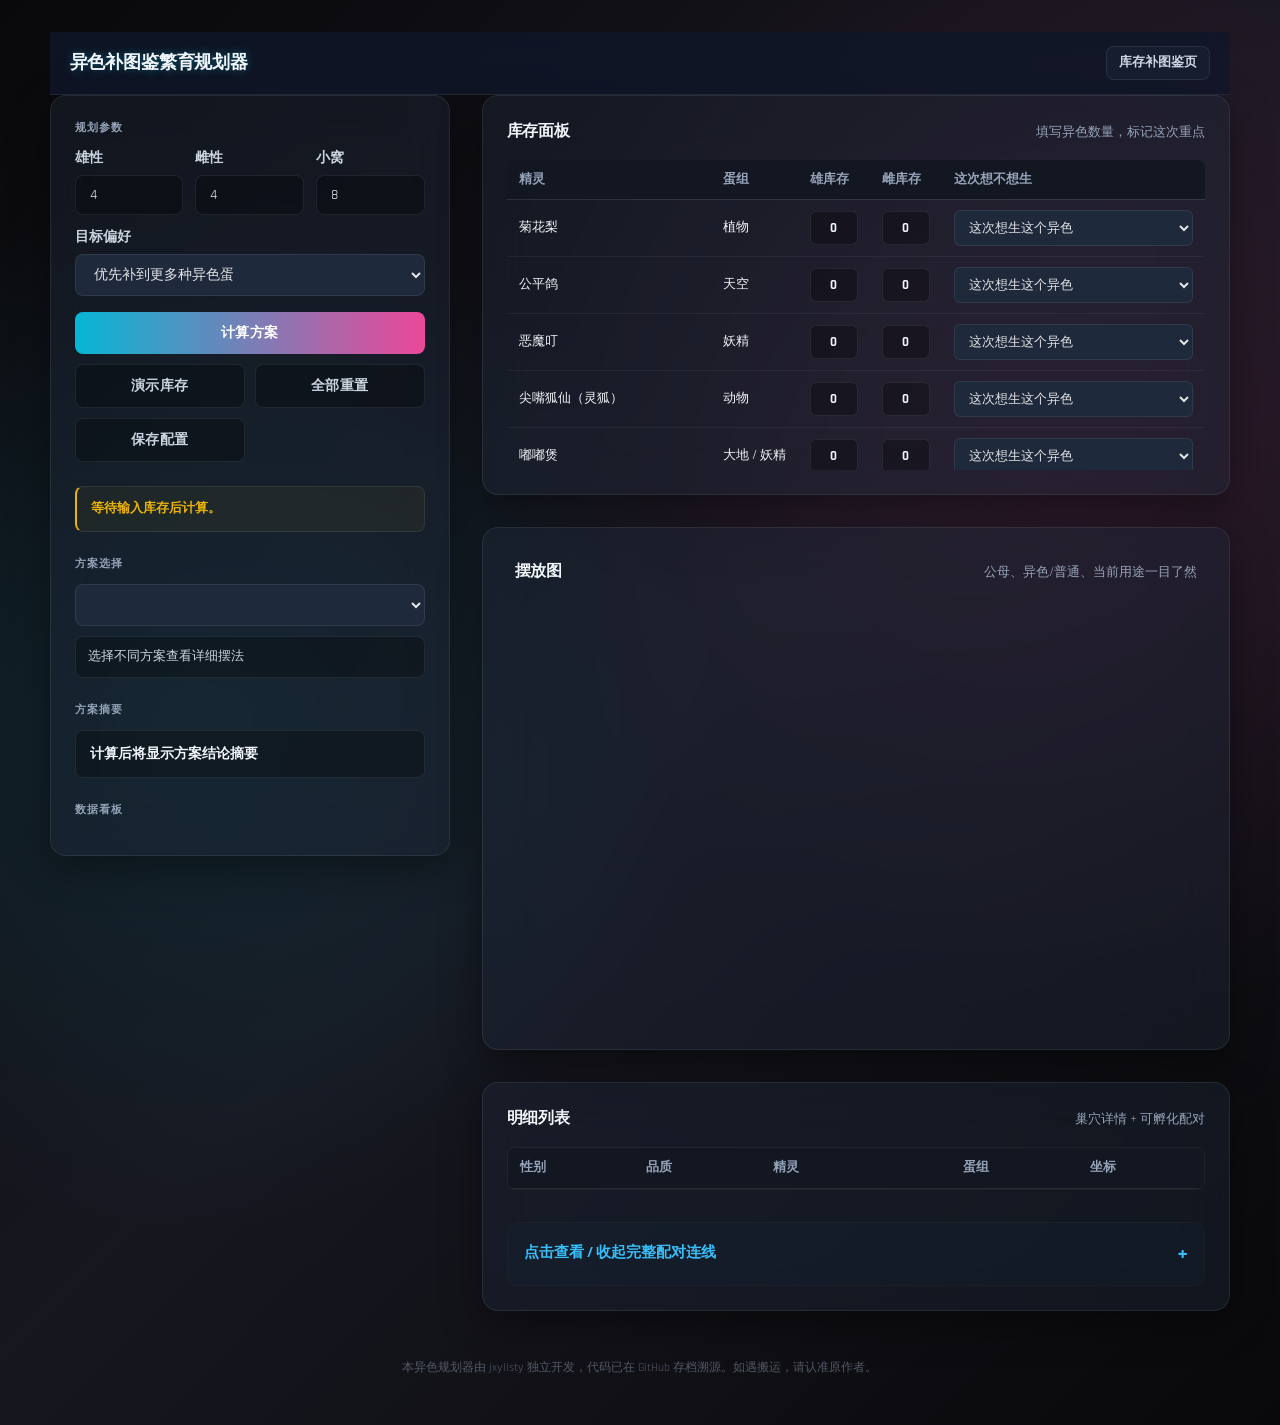
<file: index.html>
<!doctype html>
<html lang="zh-CN">
<head>
  <meta charset="utf-8">
  <meta name="viewport" content="width=device-width, initial-scale=1">
  <title>洛克王国：世界 异色补图鉴繁育规划器</title>
  <link rel="stylesheet" href="./roco_shiny_breeding_planner.css">
</head>
<body>
  <div id="loadingOverlay" class="loading-overlay">
    <div class="loading-content">
      <div class="loading-title">正在计算方案</div>
      <div id="progressPanel" class="progress-panel">
        <div class="progress-bar"><span id="progressFill" class="progress-fill"></span></div>
        <div id="progressMeta" class="progress-meta">等待计算。</div>
      </div>
      <div class="loading-copyright">© 2026 jxylisty 独立开发</div>
    </div>
  </div>
  <div class="shell">
    <section class="hero">
      <div class="hero-content">
        <h1>异色补图鉴繁育规划器</h1>
        <p>输入异色公母库存，智能推荐最优摆窝方案，助你快速补全图鉴。</p>
      </div>
      <div class="hero-links">
        <a href="./roco_shiny_breeding_planner.html">库存补图鉴页</a>
      </div>
    </section>

    <div class="layout">
      <aside class="sidebar">
        <div class="card">
          <p class="section-title">规划参数</p>
          <div class="triple">
            <div class="field">
              <label for="maleCount">雄性</label>
              <input id="maleCount" type="number" min="0" max="20" value="4">
            </div>
            <div class="field">
              <label for="femaleCount">雌性</label>
              <input id="femaleCount" type="number" min="0" max="20" value="4">
            </div>
            <div class="field">
              <label for="nestCount">小窝</label>
              <input id="nestCount" type="number" min="1" max="20" value="8">
            </div>
          </div>
          <div class="field" style="margin-top: 12px;">
            <label for="targetPriority">目标偏好</label>
            <select id="targetPriority">
              <option value="variety">优先补到更多种异色蛋</option>
              <option value="wanted">优先异色蛋总数更多</option>
              <option value="probability">优先异色产出概率</option>
            </select>
          </div>
          <div class="button-row">
            <button id="solveButton" class="primary" type="button">计算方案</button>
            <button id="presetButton" class="secondary" type="button">演示库存</button>
            <button id="missingAllButton" class="secondary" type="button">全部重置</button>
            <button id="saveButton" class="secondary" type="button">保存配置</button>
          </div>
        </div>

        <div class="card">
          <div id="status" class="status warn">等待输入库存后计算。</div>
        </div>

        <div class="card">
          <p class="section-title">方案选择</p>
          <div class="solution-picker">
            <div class="field">
              <select id="solutionSelect"></select>
            </div>
            <div class="solution-note" id="solutionNote">
              选择不同方案查看详细摆法
            </div>
          </div>
        </div>

        <div class="card">
          <p class="section-title">方案摘要</p>
          <section class="overview" id="overview">
            <strong>计算后将显示方案结论摘要</strong>
          </section>
        </div>

        <div class="card">
          <p class="section-title">数据看板</p>
          <section class="stats-grid" id="stats"></section>
        </div>
      </aside>

      <main class="main-content">
        <div class="inventory-card">
          <div class="card-inner">
            <div class="block-head">
              <h2>库存面板</h2>
              <p>填写异色数量，标记这次重点</p>
            </div>
            <section class="inventory">
              <table>
                <thead>
                  <tr>
                    <th>精灵</th>
                    <th>蛋组</th>
                    <th>雄库存</th>
                    <th>雌库存</th>
                    <th>这次想不想生</th>
                  </tr>
                </thead>
                <tbody id="inventoryBody"></tbody>
              </table>
            </section>
          </div>
        </div>

        <div class="canvas-card">
          <div class="block-head">
            <h2>摆放图</h2>
            <p>公母、异色/普通、当前用途一目了然</p>
          </div>
          <svg id="board" viewBox="0 0 900 540" aria-label="库存驱动的推荐摆窝图"></svg>
        </div>

        <div class="detail-card">
          <div class="card-inner">
            <div class="block-head">
              <h2>明细列表</h2>
              <p>巢穴详情 + 可孵化配对</p>
            </div>
            <section class="split">
              <div class="table-wrap">
                <table>
                  <thead>
                    <tr>
                      <th>性别</th>
                      <th>品质</th>
                      <th>精灵</th>
                      <th>蛋组</th>
                      <th>坐标</th>
                    </tr>
                  </thead>
                  <tbody id="nestTableBody"></tbody>
                </table>
              </div>
              <details class="cyber-collapse">
                <summary>点击查看 / 收起完整配对连线</summary>
                <div class="pair-wrap">
                  <div id="pairList" class="pair-list"></div>
                </div>
              </details>
            </section>
          </div>
        </div>
      </main>
    </div>
    <footer class="copyright-footer">
      本异色规划器由 jxylisty 独立开发，代码已在 GitHub 存档溯源。如遇搬运，请认准原作者。
    </footer>
  </div>
  <script src="./roco_shiny_breeding_planner.js"></script>
</body>
</html>
</file>
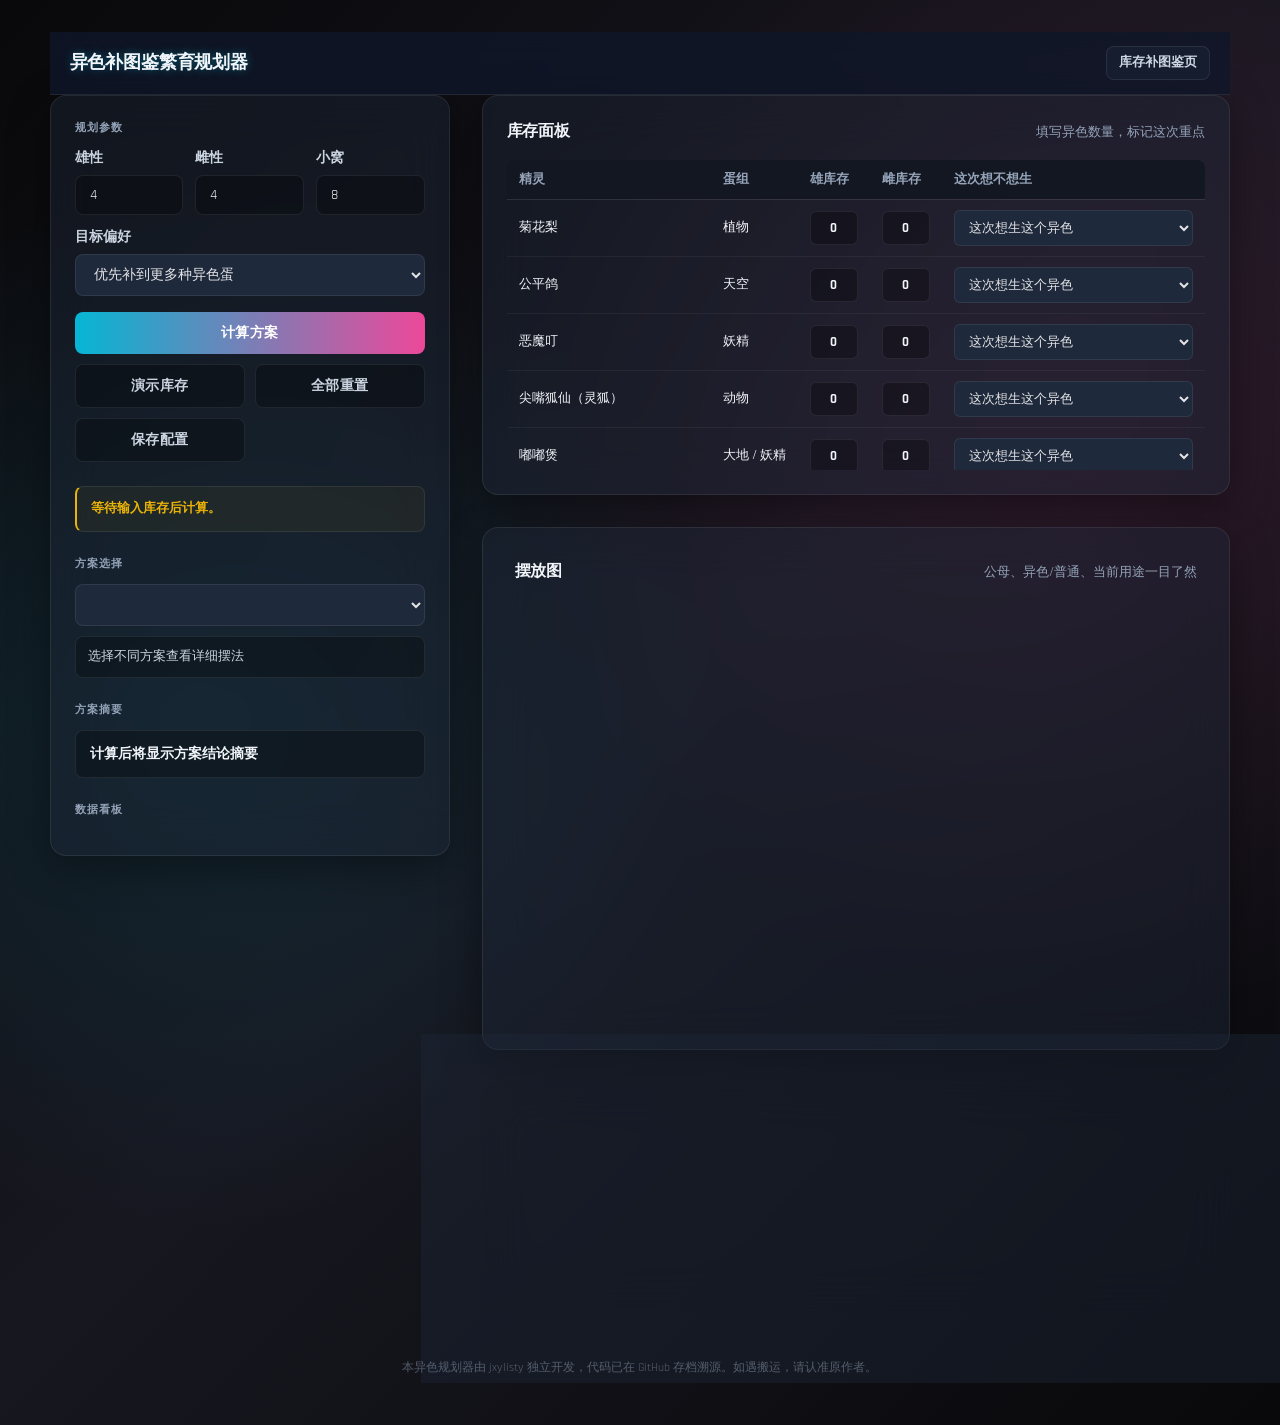
<file: roco_shiny_breeding_planner.html>
<!doctype html>
<html lang="zh-CN">
<head>
  <meta charset="utf-8">
  <meta name="viewport" content="width=device-width, initial-scale=1">
  <title>洛克王国：世界 异色补图鉴繁育规划器</title>
  <link rel="stylesheet" href="./roco_shiny_breeding_planner.css">
</head>
<body>
  <div id="loadingOverlay" class="loading-overlay">
    <div class="loading-content">
      <div class="loading-title">正在计算方案</div>
      <div id="progressPanel" class="progress-panel">
        <div class="progress-bar"><span id="progressFill" class="progress-fill"></span></div>
        <div id="progressMeta" class="progress-meta">等待计算。</div>
      </div>
      <div class="loading-copyright">© 2026 jxylisty 独立开发</div>
    </div>
  </div>
  <div class="shell">
    <section class="hero">
      <div class="hero-content">
        <h1>异色补图鉴繁育规划器</h1>
        <p>输入异色公母库存，智能推荐最优摆窝方案，助你快速补全图鉴。</p>
      </div>
      <div class="hero-links">
        <a href="./roco_shiny_breeding_planner.html">库存补图鉴页</a>
      </div>
    </section>

    <div class="layout">
      <aside class="sidebar">
        <div class="card">
          <p class="section-title">规划参数</p>
          <div class="triple">
            <div class="field">
              <label for="maleCount">雄性</label>
              <input id="maleCount" type="number" min="0" max="20" value="4">
            </div>
            <div class="field">
              <label for="femaleCount">雌性</label>
              <input id="femaleCount" type="number" min="0" max="20" value="4">
            </div>
            <div class="field">
              <label for="nestCount">小窝</label>
              <input id="nestCount" type="number" min="1" max="20" value="8">
            </div>
          </div>
          <div class="field" style="margin-top: 12px;">
            <label for="targetPriority">目标偏好</label>
            <select id="targetPriority">
              <option value="variety">优先补到更多种异色蛋</option>
              <option value="wanted">优先异色蛋总数更多</option>
              <option value="probability">优先异色产出概率</option>
            </select>
          </div>
          <div class="button-row">
            <button id="solveButton" class="primary" type="button">计算方案</button>
            <button id="presetButton" class="secondary" type="button">演示库存</button>
            <button id="missingAllButton" class="secondary" type="button">全部重置</button>
            <button id="saveButton" class="secondary" type="button">保存配置</button>
          </div>
        </div>

        <div class="card">
          <div id="status" class="status warn">等待输入库存后计算。</div>
        </div>

        <div class="card">
          <p class="section-title">方案选择</p>
          <div class="solution-picker">
            <div class="field">
              <select id="solutionSelect"></select>
            </div>
            <div class="solution-note" id="solutionNote">
              选择不同方案查看详细摆法
            </div>
          </div>
        </div>

        <div class="card">
          <p class="section-title">方案摘要</p>
          <section class="overview" id="overview">
            <strong>计算后将显示方案结论摘要</strong>
          </section>
        </div>

        <div class="card">
          <p class="section-title">数据看板</p>
          <section class="stats-grid" id="stats"></section>
        </div>
      </aside>

      <main class="main-content">
        <div class="inventory-card">
          <div class="card-inner">
            <div class="block-head">
              <h2>库存面板</h2>
              <p>填写异色数量，标记这次重点</p>
            </div>
            <section class="inventory">
              <table>
                <thead>
                  <tr>
                    <th>精灵</th>
                    <th>蛋组</th>
                    <th>雄库存</th>
                    <th>雌库存</th>
                    <th>这次想不想生</th>
                  </tr>
                </thead>
                <tbody id="inventoryBody"></tbody>
              </table>
            </section>
          </div>
        </div>

        <div class="canvas-card">
          <div class="block-head">
            <h2>摆放图</h2>
            <p>公母、异色/普通、当前用途一目了然</p>
          </div>
          <svg id="board" viewBox="0 0 900 540" aria-label="库存驱动的推荐摆窝图"></svg>
        </div>

        <div class="detail-card">
          <div class="card-inner">
            <div class="block-head">
              <h2>明细列表</h2>
              <p>巢穴详情 + 可孵化配对</p>
            </div>
            <section class="split">
              <div class="table-wrap">
                <table>
                  <thead>
                    <tr>
                      <th>性别</th>
                      <th>品质</th>
                      <th>精灵</th>
                      <th>蛋组</th>
                      <th>坐标</th>
                    </tr>
                  </thead>
                  <tbody id="nestTableBody"></tbody>
                </table>
              </div>
              <details class="cyber-collapse">
                <summary>点击查看 / 收起完整配对连线</summary>
                <div class="pair-wrap">
                  <div id="pairList" class="pair-list"></div>
                </div>
              </details>
            </section>
          </div>
        </div>
      </main>
    </div>
    <footer class="copyright-footer">
      本异色规划器由 jxylisty 独立开发，代码已在 GitHub 存档溯源。如遇搬运，请认准原作者。
    </footer>
  </div>
  <script src="./roco_shiny_breeding_planner.js"></script>
</body>
</html>
</file>
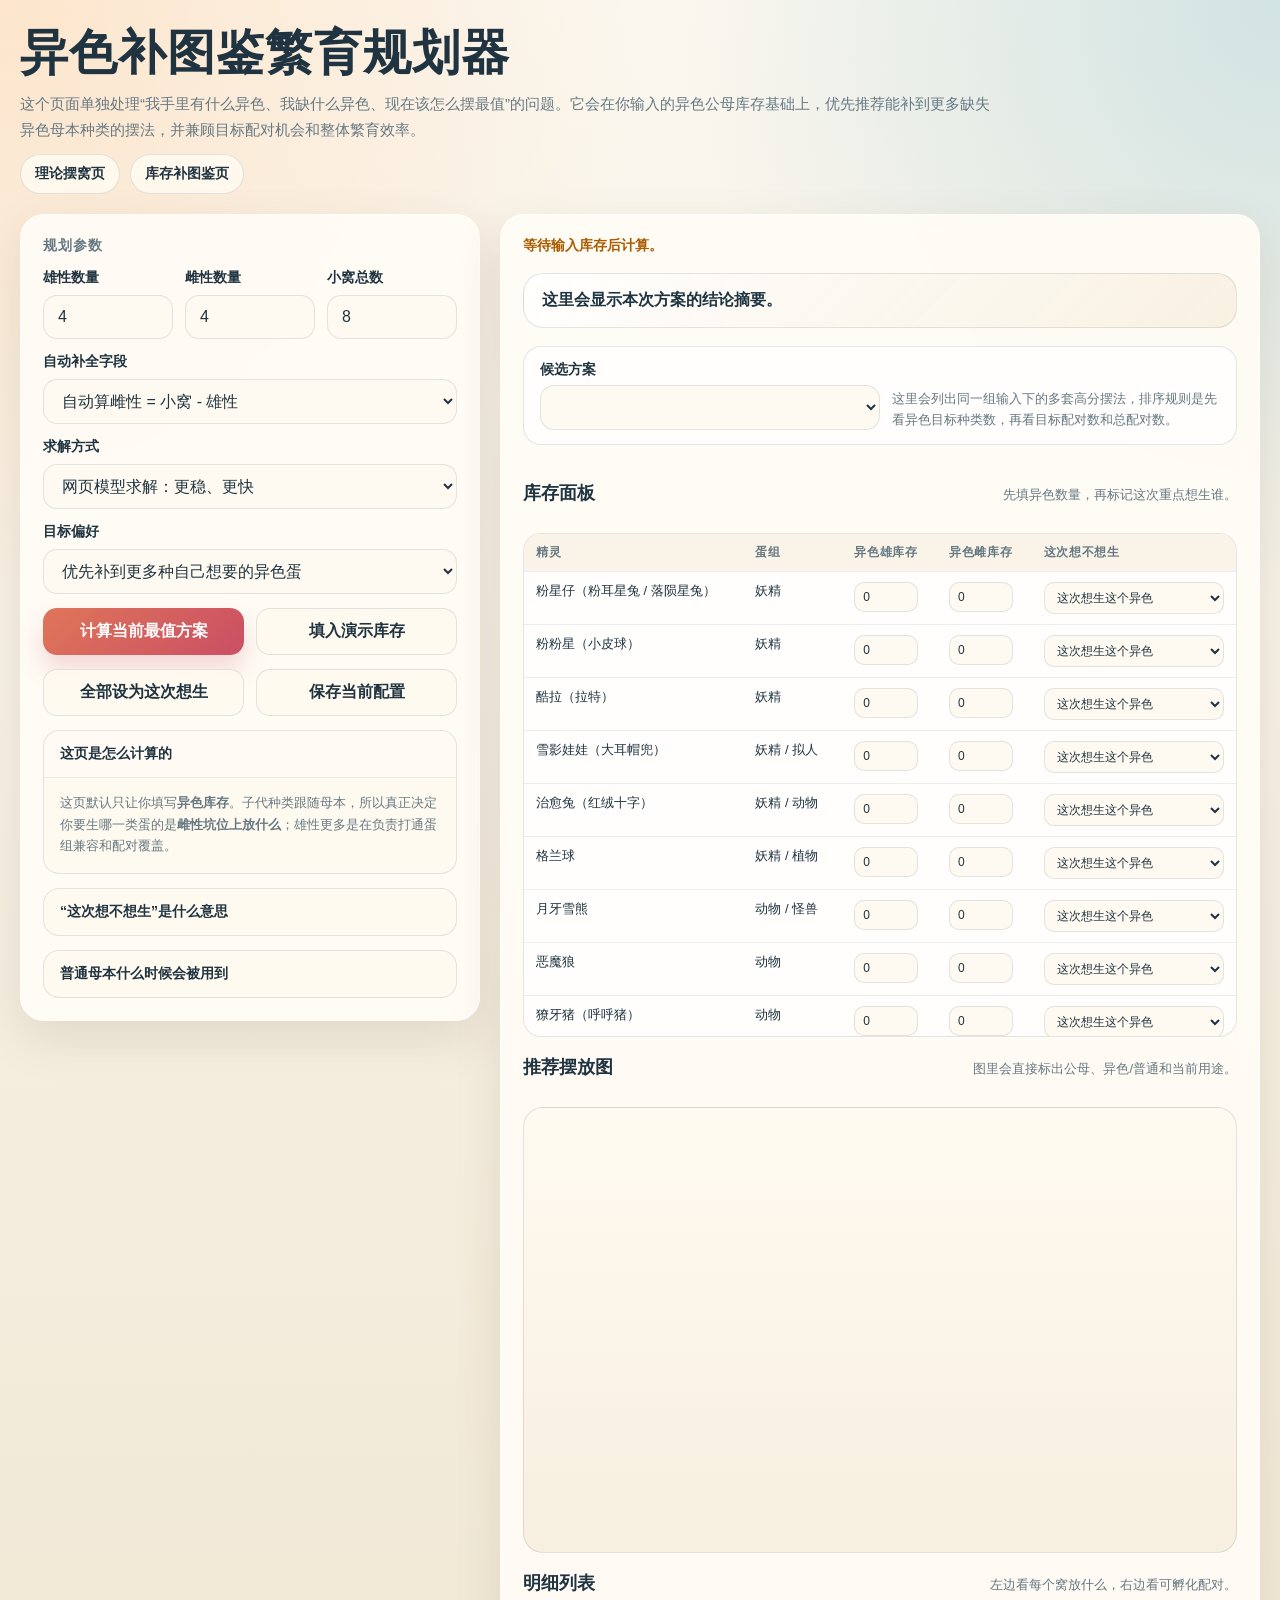
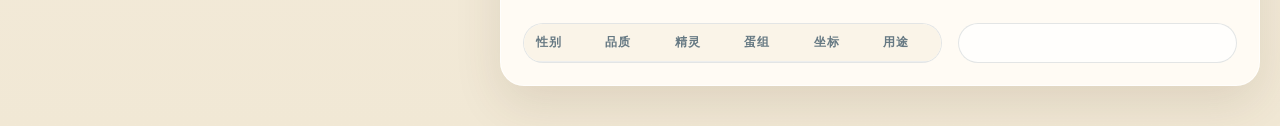
<file: back/roco_shiny_breeding_planner.html>
﻿<!doctype html>
<html lang="zh-CN">
<head>
  <meta charset="utf-8">
  <meta name="viewport" content="width=device-width, initial-scale=1">
  <title>洛克王国：世界 异色补图鉴繁育规划器</title>
  <link rel="stylesheet" href="./roco_shiny_breeding_planner.css">
</head>
<body>
  <div class="shell">
    <section class="hero">
      <h1>异色补图鉴繁育规划器</h1>
      <p>这个页面单独处理“我手里有什么异色、我缺什么异色、现在该怎么摆最值”的问题。它会在你输入的异色公母库存基础上，优先推荐能补到更多缺失异色母本种类的摆法，并兼顾目标配对机会和整体繁育效率。</p>
      <div class="hero-links">
        <a href="./roco_nest_optimizer.html">理论摆窝页</a>
        <a href="./roco_shiny_breeding_planner.html">库存补图鉴页</a>
      </div>
    </section>

    <div class="layout">
      <aside class="panel controls">
        <div class="grid">
          <p class="section-title">规划参数</p>
          <div class="triple">
            <div class="field">
              <label for="maleCount">雄性数量</label>
              <input id="maleCount" type="number" min="0" max="20" value="4">
            </div>
            <div class="field">
              <label for="femaleCount">雌性数量</label>
              <input id="femaleCount" type="number" min="0" max="20" value="4">
            </div>
            <div class="field">
              <label for="nestCount">小窝总数</label>
              <input id="nestCount" type="number" min="1" max="20" value="8">
            </div>
          </div>

          <div class="field">
            <label for="autoField">自动补全字段</label>
            <select id="autoField">
              <option value="female">自动算雌性 = 小窝 - 雄性</option>
              <option value="male">自动算雄性 = 小窝 - 雌性</option>
              <option value="nest">自动算小窝 = 雄性 + 雌性</option>
            </select>
          </div>

          <div class="field">
            <label for="solveEngine">求解方式</label>
            <select id="solveEngine">
              <option value="browser">网页模型求解：更稳、更快</option>
              <option value="local">本地精确求解：实验功能，可能卡住</option>
            </select>
          </div>

          <div class="field">
            <label for="targetPriority">目标偏好</label>
            <select id="targetPriority">
              <option value="variety">优先补到更多种自己想要的异色蛋</option>
              <option value="wanted">优先让自己想要的异色蛋总数更多</option>
              <option value="probability">优先异色产出概率</option>
            </select>
          </div>

          <div class="button-row">
            <button id="solveButton" class="primary" type="button">计算当前最值方案</button>
            <button id="presetButton" class="secondary" type="button">填入演示库存</button>
          </div>

          <div class="button-row">
            <button id="missingAllButton" class="secondary" type="button">全部设为这次想生</button>
            <button id="saveButton" class="secondary" type="button">保存当前配置</button>
          </div>

          <details class="guide" open>
            <summary>这页是怎么计算的</summary>
            <div class="guide-body">
              这页默认只让你填写<strong>异色库存</strong>。子代种类跟随母本，所以真正决定你要生哪一类蛋的是<strong>雌性坑位上放什么</strong>；雄性更多是在负责打通蛋组兼容和配对覆盖。
            </div>
          </details>

          <details class="guide">
            <summary>“这次想不想生”是什么意思</summary>
            <div class="guide-body">
              这里不是在问你有没有这个异色。你有没有，是看上面的“异色雄库存 / 异色雌库存”。<br>
              这里是在问你这次想不想生它：<br>
              这次想生这个异色：算法会优先给它安排母本位置。<br>
              这个异色我已经有了，但还能拿来配：可以作为补位或桥接，不是这次重点。<br>
              这次不考虑这个异色：公母都不会进入候选方案。
            </div>
          </details>

          <details class="guide">
            <summary>普通母本什么时候会被用到</summary>
            <div class="guide-body">
              如果你想生某个异色种类，但暂时<strong>没有异色母本</strong>，页面会自动把这只精灵的<strong>普通雌性</strong>当成可上阵替代，并在图里标注“普通”。你不需要再手动填普通库存。另一方面，父母双方越多使用异色个体，方案评分会越高；切到“优先异色产出概率”后，页面会更偏向把库存里的异色直接摆上阵。
            </div>
          </details>
        </div>
      </aside>

      <main class="panel results">
        <div id="progressPanel" class="progress-panel" hidden>
          <div class="progress-bar"><span id="progressFill" class="progress-fill"></span></div>
          <div id="progressMeta" class="progress-meta">等待计算。</div>
        </div>
        <div id="status" class="status warn">等待输入库存后计算。</div>

        <section class="overview" id="overview">
          <strong>这里会显示本次方案的结论摘要。</strong>
        </section>

        <section class="solution-picker">
          <div class="field">
            <label for="solutionSelect">候选方案</label>
            <select id="solutionSelect"></select>
          </div>
          <div class="solution-note" id="solutionNote">
            这里会列出同一组输入下的多套高分摆法，排序规则是先看异色目标种类数，再看目标配对数和总配对数。
          </div>
        </section>

        <section class="stats" id="stats"></section>

        <div class="block-head">
          <h2>库存面板</h2>
          <p>先填异色数量，再标记这次重点想生谁。</p>
        </div>
        <section class="inventory">
          <table>
            <thead>
              <tr>
                <th>精灵</th>
                <th>蛋组</th>
                <th>异色雄库存</th>
                <th>异色雌库存</th>
                <th>这次想不想生</th>
              </tr>
            </thead>
            <tbody id="inventoryBody"></tbody>
          </table>
        </section>

        <div class="block-head">
          <h2>推荐摆放图</h2>
          <p>图里会直接标出公母、异色/普通和当前用途。</p>
        </div>
        <section class="canvas-card">
          <svg id="board" viewBox="0 0 900 540" aria-label="库存驱动的推荐摆窝图"></svg>
        </section>

        <div class="block-head">
          <h2>明细列表</h2>
          <p>左边看每个窝放什么，右边看可孵化配对。</p>
        </div>
        <section class="split">
          <div class="table-wrap">
            <table>
              <thead>
                <tr>
                  <th>性别</th>
                  <th>品质</th>
                  <th>精灵</th>
                  <th>蛋组</th>
                  <th>坐标</th>
                  <th>用途</th>
                </tr>
              </thead>
              <tbody id="nestTableBody"></tbody>
            </table>
          </div>

          <div class="pair-wrap">
            <div id="pairList" class="pair-list"></div>
          </div>
        </section>
      </main>
    </div>
  </div>
  <script src="./roco_shiny_breeding_planner.js"></script>
</body>
</html>
</file>
<file: roco_shiny_breeding_planner.css>
@import url('https://fonts.googleapis.com/css2?family=Rajdhani:wght@500;600;700&display=swap');

:root {
  --male: #06b6d4;
  --male-light: #67e8f9;
  --male-glow: rgba(6, 182, 212, 0.4);
  --female: #ec4899;
  --female-light: #f472b6;
  --female-glow: rgba(236, 72, 153, 0.4);
  --shiny: #eab308;
  --shiny-light: #fde047;
  --shiny-glow: rgba(234, 179, 8, 0.6);
  --bg-void: #0f172a;
  --bg-purple: #1e1b4b;
  --surface: rgba(30, 41, 59, 0.4);
  --surface-hover: rgba(30, 41, 59, 0.6);
  --border-glass: rgba(255, 255, 255, 0.08);
  --border-hover: rgba(255, 255, 255, 0.15);
  --text-primary: #f1f5f9;
  --text-secondary: #cbd5e1;
  --text-muted: #94a3b8;
  --text-tertiary: #64748b;
  --good: #34d399;
  --warning: #eab308;
  --error: #f87171;
  --shadow-lg: 0 12px 40px rgba(0, 0, 0, 0.4);
  --shadow-inset: inset 0 1px 0 rgba(255, 255, 255, 0.08);
}

*, *::before, *::after {
  box-sizing: border-box;
  margin: 0;
  padding: 0;
}

html {
  height: auto;
  overflow-y: auto;
}

body {
  height: auto;
  overflow-y: auto;
  font-family: 'Rajdhani', -apple-system, "PingFang SC", "Microsoft YaHei", sans-serif;
  font-size: 15px;
  line-height: 1.5;
  color: var(--text-primary);
  -webkit-font-smoothing: antialiased;
  -moz-osx-font-smoothing: grayscale;
  background: linear-gradient(135deg, #09090b 0%, #171720 50%, #09090b 100%);
  background-image: 
    radial-gradient(circle at 15% 50%, rgba(6, 182, 212, 0.12), transparent 40%),
    radial-gradient(circle at 85% 30%, rgba(236, 72, 153, 0.12), transparent 40%),
    linear-gradient(135deg, #09090b 0%, #171720 50%, #09090b 100%);
}

.shell {
  height: auto;
  max-width: 1920px;
  width: 96vw;
  margin: 0 auto;
  padding: 32px 24px;
  display: flex;
  flex-direction: column;
}

.hero {
  display: flex;
  flex-wrap: wrap;
  align-items: center;
  justify-content: space-between;
  gap: 12px;
  padding: 14px 20px;
  background: rgba(15, 23, 42, 0.8);
  border-bottom: 1px solid var(--border-glass);
  flex-shrink: 0;
  backdrop-filter: blur(10px);
  position: sticky;
  top: 0;
  z-index: 100;
}

.hero-content {
  flex: 1;
  min-width: 280px;
}

.hero h1 {
  font-size: 18px;
  font-weight: 700;
  line-height: 1.3;
  letter-spacing: -0.01em;
  color: var(--text-primary);
  text-shadow: 0 0 10px var(--male-glow);
}

.hero p {
  display: none;
}

.hero-links {
  display: flex;
  flex-wrap: wrap;
  gap: 8px;
}

.hero-links a {
  display: inline-flex;
  align-items: center;
  justify-content: center;
  padding: 6px 12px;
  border-radius: 8px;
  text-decoration: none;
  color: var(--text-secondary);
  font-size: 13px;
  font-weight: 600;
  background: rgba(30, 41, 59, 0.45);
  border: 1px solid var(--border-glass);
  transition: all 0.15s cubic-bezier(0.4, 0, 0.2, 1);
}

.hero-links a:hover {
  color: var(--text-primary);
  border-color: var(--male);
  box-shadow: 0 0 12px var(--male-glow);
  background: rgba(30, 41, 59, 0.6);
}

.layout {
  display: grid;
  grid-template-columns: 460px 1fr;
  gap: 40px;
  align-items: start;
  height: auto;
  overflow: visible;
}

.sidebar {
  display: flex;
  flex-direction: column;
  gap: 24px;
  height: auto;
  overflow: visible;
  background: rgba(30, 41, 59, 0.4);
  backdrop-filter: blur(24px);
  border: 1px solid rgba(255, 255, 255, 0.08);
  border-radius: 16px;
  box-shadow: var(--shadow-lg);
  padding: 24px;
}

.sidebar::-webkit-scrollbar {
  width: 6px;
}

.sidebar::-webkit-scrollbar-track {
  background: transparent;
}

.sidebar::-webkit-scrollbar-thumb {
  background: rgba(255, 255, 255, 0.1);
  border-radius: 3px;
}

.sidebar::-webkit-scrollbar-thumb:hover {
  background: rgba(255, 255, 255, 0.15);
}

.card {
  background: transparent;
  border: none;
  border-radius: 0;
  padding: 0;
  box-shadow: none;
}

.card + .card {
  margin-top: 0;
  padding-top: 0;
  border-top: none;
}

.section-title {
  margin-bottom: 12px;
  font-size: 11px;
  font-weight: 700;
  letter-spacing: 0.1em;
  text-transform: uppercase;
  color: var(--text-muted);
}

.triple {
  display: grid;
  grid-template-columns: repeat(3, 1fr);
  gap: 12px;
}

.field {
  display: flex;
  flex-direction: column;
  gap: 6px;
}

.field label {
  font-size: 14px;
  font-weight: 700;
  color: var(--text-secondary);
}

input, select {
  width: 100%;
  padding: 10px 14px;
  border-radius: 8px;
  border: 1px solid rgba(255,255,255,0.08);
  background: rgba(0, 0, 0, 0.3);
  color: var(--text-primary);
  font-family: inherit;
  font-size: 14px;
  font-variant-numeric: tabular-nums;
  transition: all 0.15s cubic-bezier(0.4, 0, 0.2, 1);
}

input:hover, select:hover {
  border-color: rgba(255,255,255,0.12);
}

input:focus, select:focus {
  outline: none;
  border-color: var(--male);
  box-shadow: 0 0 12px var(--male-glow);
}

/* --- 原生下拉选项暗黑化 --- */
/* 确保 select 自身拥有正确的背景色，而不是透明，防止透视叠加问题 */
select {
  background-color: #1e293b !important;
  color: #e4e4e7 !important;
  cursor: pointer;
}

/* 强制接管 option 弹窗的系统原生渲染 */
select option {
  background-color: #0f172a !important;
  color: #94a3b8 !important;
  padding: 12px !important;
  font-size: 14px;
}

/* 当选项被选中时的科幻高亮色 (部分现代浏览器支持) */
select option:checked {
  background-color: rgba(56, 189, 248, 0.2) !important;
  color: #38bdf8 !important;
  font-weight: 700;
}

.button-row {
  display: grid;
  grid-template-columns: repeat(2, 1fr);
  gap: 10px;
  margin-top: 16px;
}

button {
  width: 100%;
  padding: 12px 16px;
  border-radius: 8px;
  border: none;
  cursor: pointer;
  font-family: inherit;
  font-weight: 700;
  font-size: 14px;
  letter-spacing: 0.01em;
  transition: all 0.15s cubic-bezier(0.4, 0, 0.2, 1);
}

button.primary {
  grid-column: span 2;
  background: linear-gradient(90deg, var(--male), var(--female));
  border: none;
  color: #fff;
  box-shadow: 0 0 0 rgba(0, 0, 0, 0);
  padding: 12px 18px;
}

button.primary:hover {
  filter: brightness(1.2);
  box-shadow: 0 0 20px rgba(99, 102, 241, 0.5);
  transform: translateY(-1px);
}

button.primary:active {
  transform: scale(0.98);
  box-shadow: 0 0 8px rgba(99, 102, 241, 0.3);
}

button.secondary {
  background: rgba(0, 0, 0, 0.3);
  color: var(--text-secondary);
  border: 1px solid rgba(255,255,255,0.08);
}

button.secondary:hover {
  color: var(--text-primary);
  border-color: rgba(255,255,255,0.12);
  background: rgba(0, 0, 0, 0.4);
}

button.secondary:active {
  transform: scale(0.98);
}

.status {
  padding: 12px 14px;
  border-radius: 8px;
  font-weight: 600;
  font-size: 13px;
  background: rgba(0, 0, 0, 0.3);
  border: 1px solid rgba(255,255,255,0.08);
  color: var(--text-secondary);
}

.status.good {
  color: var(--good);
  border-left: 2px solid var(--good);
  background: rgba(52, 211, 153, 0.05);
}

.status.warn {
  color: var(--warning);
  border-left: 2px solid var(--warning);
  background: rgba(234, 179, 8, 0.05);
}

.status.error {
  color: var(--error);
  border-left: 2px solid var(--error);
  background: rgba(248, 113, 113, 0.05);
}

.progress-panel {
  display: none;
  flex-direction: column;
  gap: 6px;
  padding: 12px 14px;
  border-radius: 8px;
  background: rgba(0, 0, 0, 0.3);
  border: 1px solid rgba(255,255,255,0.08);
}

.progress-panel:not([hidden]) {
  display: flex;
}

.progress-bar {
  overflow: hidden;
  height: 2px;
  border-radius: 1px;
  background: rgba(255, 255, 255, 0.1);
}

.progress-fill {
  display: block;
  height: 100%;
  width: 0%;
  border-radius: inherit;
  background: linear-gradient(90deg, var(--male) 0%, var(--shiny) 100%);
  transition: width 120ms cubic-bezier(0.4, 0, 0.2, 1);
}

.progress-meta {
  font-size: 12px;
  color: var(--text-muted);
  text-align: center;
  font-variant-numeric: tabular-nums;
}

.solution-picker {
  display: flex;
  flex-direction: column;
  gap: 10px;
}

.solution-picker .field {
  gap: 6px;
}

.solution-note {
  padding: 10px 12px;
  border-radius: 8px;
  background: rgba(0, 0, 0, 0.3);
  border: 1px solid rgba(255,255,255,0.08);
  color: var(--text-secondary);
  font-size: 13px;
  line-height: 1.5;
}

.overview {
  padding: 12px 14px;
  border-radius: 8px;
  background: rgba(0, 0, 0, 0.3);
  border: 1px solid rgba(255,255,255,0.08);
}

.overview {
  font-size: 14px;
  line-height: 1.6;
}

.overview strong {
  font-size: 14px;
  font-weight: 600;
  color: var(--text-primary);
}

.stats-grid {
  display: grid;
  grid-template-columns: repeat(2, 1fr);
  gap: 12px;
}

.stat {
  padding: 14px;
  border-radius: 8px;
  background: rgba(0, 0, 0, 0.3);
  border: 1px solid rgba(255,255,255,0.08);
  transition: all 0.15s cubic-bezier(0.4, 0, 0.2, 1);
}

.stat:hover {
  border-color: rgba(255,255,255,0.12);
  background: rgba(0, 0, 0, 0.4);
}

.stat span {
  display: block;
  margin-bottom: 6px;
  font-size: 13px;
  font-weight: 700;
  letter-spacing: 0.08em;
  text-transform: uppercase;
  color: var(--text-muted);
}

.stat strong {
  font-size: 28px;
  font-weight: 700;
  line-height: 1;
  color: var(--text-primary);
  font-variant-numeric: tabular-nums;
}

.stat.highlight {
  border-left: 2px solid var(--shiny);
  background: linear-gradient(135deg, rgba(0, 0, 0, 0.3) 0%, rgba(234, 179, 8, 0.05) 100%);
}

.stat.highlight strong {
  color: var(--shiny);
  text-shadow: 0 0 8px var(--shiny-glow);
}

.stat.shimmer {
  animation: cardShimmer 3s ease-in-out infinite;
}

@keyframes cardShimmer {
  0%, 100% {
    box-shadow: 0 0 0 rgba(234, 179, 8, 0);
  }
  50% {
    box-shadow: 0 0 12px var(--shiny-glow);
  }
}

.stat.shimmer strong {
  color: var(--shiny);
  text-shadow: 0 0 8px var(--shiny-glow);
}

.main-content {
  display: flex;
  flex-direction: column;
  gap: 32px;
  height: auto;
  overflow: visible;
}

.inventory-card {
  width: 100%;
  background: rgba(30, 41, 59, 0.4);
  backdrop-filter: blur(24px);
  border: 1px solid rgba(255, 255, 255, 0.08);
  border-radius: 16px;
  box-shadow: var(--shadow-lg);
  padding: 24px;
  display: flex;
  flex-direction: column;
  overflow: hidden;
  max-height: 400px;
}

.inventory-card .card-inner {
  padding: 0;
  display: flex;
  flex-direction: column;
  flex: 1;
  min-height: 0;
  overflow: hidden;
}

.canvas-card {
  width: 100%;
  background: rgba(30, 41, 59, 0.4);
  backdrop-filter: blur(24px);
  border: 1px solid rgba(255, 255, 255, 0.08);
  border-radius: 16px;
  padding: 32px;
  box-shadow: var(--shadow-lg);
  display: flex;
  flex-direction: column;
  justify-content: flex-start;
  align-items: center;
}

.canvas-card .block-head {
  width: 100%;
  display: flex;
  justify-content: space-between;
  align-items: baseline;
  margin-bottom: 24px;
}

.detail-card {
  width: 100%;
  background: rgba(30, 41, 59, 0.4);
  backdrop-filter: blur(24px);
  border: 1px solid rgba(255, 255, 255, 0.08);
  border-radius: 16px;
  box-shadow: var(--shadow-lg);
  padding: 24px;
  display: flex;
  flex-direction: column;
  overflow: hidden;
}

.detail-card .card-inner {
  padding: 0;
  display: flex;
  flex-direction: column;
  flex: 1;
  min-height: 0;
  overflow: hidden;
}

.block-head {
  display: flex;
  align-items: baseline;
  justify-content: space-between;
  gap: 12px;
  padding: 0;
  margin-bottom: 16px;
}

.block-head h2 {
  font-size: 16px;
  font-weight: 700;
  color: var(--text-primary);
  letter-spacing: -0.01em;
}

.block-head p {
  font-size: 13px;
  color: var(--text-muted);
}

#board {
  width: 100%;
  max-width: 850px;
  height: auto;
  max-height: 65vh;
  margin: 0 auto;
  filter: drop-shadow(0 0 15px rgba(0, 0, 0, 0.5));
}

#board rect {
  rx: 8px !important;
  ry: 8px !important;
  stroke-width: 2px !important;
}

#board rect[fill="rgba(113, 181, 198, 0.82)"],
#board rect[fill*="113, 181, 198"] {
  fill: rgba(6, 182, 212, 0.15) !important;
  stroke: rgba(6, 182, 212, 0.8) !important;
}

#board rect[fill="rgba(238, 147, 132, 0.82)"],
#board rect[fill*="238, 147, 132"] {
  fill: rgba(236, 72, 153, 0.15) !important;
  stroke: rgba(236, 72, 153, 0.8) !important;
}

#board text {
  font-family: 'Rajdhani', 'PingFang SC', 'Microsoft YaHei', sans-serif !important;
  pointer-events: none;
  letter-spacing: 1px;
}

#board text[font-size="13"] {
  fill: #94a3b8 !important;
  font-weight: 500;
}

#board text[font-size="16"] {
  fill: #ffffff !important;
  font-weight: 700;
}

#board text[font-size="18"] {
  fill: #38bdf8 !important;
  font-weight: 900;
}

#board line {
  stroke: rgba(255, 255, 255, 0.03) !important;
}

#board line[stroke="rgba(234, 155, 82, 0.54)"],
#board line[stroke*="234, 155, 82"],
#board line[stroke="rgba(250, 204, 21, 0.4)"] {
  stroke: #eab308 !important;
  stroke-width: 3px !important;
  filter: drop-shadow(0 0 8px rgba(234, 179, 8, 0.8)) !important;
}

.inventory {
  overflow: auto;
  flex: 1;
  border-radius: 8px;
}

table {
  width: 100%;
  border-collapse: collapse;
  font-size: 13px;
}

th, td {
  padding: 10px 12px;
  text-align: left;
  vertical-align: middle;
  white-space: nowrap;
}

/* --- 彻底修复表格吸顶表头的透明穿透问题 --- */
.inventory table th, .table-wrap table th {
  position: sticky;
  top: 0;
  z-index: 20; /* 提升层级，确保压住下方所有内容 */
  /* 必须使用不透明的纯深色！绝对禁止使用 rgba 半透明或透明色！ */
  background: #131722 !important;
  backdrop-filter: none !important; /* 移除毛玻璃，防止文字高光穿透 */
  color: #94a3b8 !important;
  font-weight: 700;
  border-bottom: 1px solid rgba(255, 255, 255, 0.1) !important;
  /* 添加底部下拉阴影，制造表头悬浮覆盖下方的立体感 */
  box-shadow: 0 4px 12px -2px rgba(0, 0, 0, 0.6) !important;
}

/* 确保表格容器建立了正确的层级上下文 */
.inventory, .table-wrap {
  position: relative;
  z-index: 1;
}

td {
  border-bottom: 1px solid rgba(255,255,255,0.05);
  color: var(--text-primary);
}

tr:last-child td {
  border-bottom: none;
}

tr:hover td {
  background: rgba(255, 255, 255, 0.02);
}

.inventory input, .inventory select {
  padding: 8px 10px;
  border-radius: 6px;
  font-size: 13px;
  border: 1px solid rgba(255,255,255,0.08);
  background: rgba(0, 0, 0, 0.3);
  color: var(--text-primary);
}

.inventory input:focus, .inventory select:focus {
  border-color: var(--male);
  box-shadow: 0 0 10px var(--male-glow);
}

.tiny {
  width: 48px;
}

/* --- 彻底抹杀原生 Number Input 的上下小箭头 --- */

/* 针对 Chrome, Safari, Edge, Opera */
input[type="number"]::-webkit-outer-spin-button,
input[type="number"]::-webkit-inner-spin-button {
  -webkit-appearance: none !important;
  margin: 0 !important;
}

/* 针对 Firefox */
input[type="number"] {
  -moz-appearance: textfield !important;
}

/* --- 优化微缩输入框的排版 --- */
/* 将 .tiny 类的输入框数字强制居中，让其看起来像一个精致的数据块 */
.inventory input.tiny {
  text-align: center !important;
  padding: 8px 4px !important;
  font-weight: 700;
  letter-spacing: 1px;
}

.inventory td:first-child, .inventory th:first-child {
  min-width: 120px;
}

.inventory td:nth-child(2), .inventory th:nth-child(2) {
  min-width: 70px;
}

.inventory td:last-child, .inventory th:last-child {
  min-width: 140px;
}

.split {
  display: flex;
  flex-direction: column;
  gap: 16px;
  flex: 1;
  min-height: 0;
  overflow: hidden;
}

.table-wrap {
  overflow: auto;
  flex: 1;
  border-radius: 8px;
  border: 1px solid rgba(255,255,255,0.08);
  background: rgba(0, 0, 0, 0.3);
  max-height: 250px;
  overflow-y: auto;
}

.table-wrap table th,
.table-wrap table td {
  min-width: 60px;
}

.table-wrap table th:nth-child(3),
.table-wrap table td:nth-child(3) {
  min-width: 90px;
}

/* --- 赛博折叠面板 --- */
.cyber-collapse {
  margin-top: 16px;
  background: rgba(0, 0, 0, 0.2);
  border: 1px solid rgba(255, 255, 255, 0.05);
  border-radius: 12px;
  overflow: hidden;
}

.cyber-collapse summary {
  padding: 16px;
  color: #38bdf8;
  font-weight: 700;
  cursor: pointer;
  list-style: none;
  background: rgba(56, 189, 248, 0.05);
  border-radius: 8px;
  display: flex;
  align-items: center;
  justify-content: space-between;
  transition: background 0.2s;
}

.cyber-collapse summary:hover {
  background: rgba(56, 189, 248, 0.1);
}

.cyber-collapse summary::-webkit-details-marker {
  display: none;
}

.cyber-collapse summary::after {
  content: '+';
  font-size: 20px;
  color: #38bdf8;
  transition: transform 0.3s;
}

.cyber-collapse[open] summary::after {
  transform: rotate(45deg);
}

.cyber-collapse[open] summary {
  border-bottom: 1px solid rgba(255, 255, 255, 0.05);
}

.pair-wrap {
  overflow: auto;
  flex: 1;
  min-height: 0;
}

/* --- 压缩原本肥大的配对卡片 --- */
#pairList {
  padding: 16px;
  display: grid;
  grid-template-columns: repeat(auto-fill, minmax(280px, 1fr));
  gap: 12px;
  max-height: 400px;
  overflow-y: auto;
}

.pair-chip {
  padding: 12px;
  font-size: 13px;
  line-height: 1.4;
  background: rgba(255, 255, 255, 0.02);
  border: 1px solid rgba(255, 255, 255, 0.04);
  border-radius: 8px;
}

.pair-chip strong {
  color: #fbbf24;
  display: block;
  margin-bottom: 4px;
}

.badge {
  display: inline-flex;
  align-items: center;
  padding: 3px 8px;
  border-radius: 4px;
  font-size: 11px;
  font-weight: 700;
  letter-spacing: 0.03em;
  margin-right: 4px;
}

.badge.female {
  background: rgba(236, 72, 153, 0.15);
  color: var(--female);
}

.badge.male {
  background: rgba(6, 182, 212, 0.15);
  color: var(--male);
}

::-webkit-scrollbar {
  width: 6px;
  height: 6px;
}

::-webkit-scrollbar-track {
  background: transparent;
}

::-webkit-scrollbar-thumb {
  background: rgba(255, 255, 255, 0.1);
  border-radius: 3px;
}

::-webkit-scrollbar-thumb:hover {
  background: rgba(255, 255, 255, 0.15);
}

::-webkit-scrollbar-corner {
  background: transparent;
}

@media (max-width: 1400px) {
  .layout {
    grid-template-columns: 400px 1fr;
    gap: 32px;
  }
}

@media (max-width: 1100px) {
  .layout {
    grid-template-columns: 360px 1fr;
    gap: 24px;
  }
}

@media (max-width: 800px) {
  html, body {
    height: auto;
    overflow: auto;
  }
  
  .shell {
    height: auto;
    width: 100%;
    padding: 20px;
  }
  
  .layout {
    grid-template-columns: 1fr;
    height: auto;
    overflow: visible;
    gap: 24px;
  }
  
  .sidebar {
    height: auto;
  }
  
  .main-content {
    height: auto;
    overflow: visible;
  }
  
  .stats-grid {
    grid-template-columns: repeat(4, 1fr);
  }
  
  .triple {
    grid-template-columns: repeat(3, 1fr);
  }
}

@media (max-width: 600px) {
  .hero {
    flex-direction: column;
    align-items: flex-start;
  }
  
  .hero h1 {
    font-size: 16px;
  }
  
  .hero-links {
    width: 100%;
  }
  
  .hero-links a {
    flex: 1;
    justify-content: center;
    min-width: 100px;
  }
  
  .triple {
    grid-template-columns: 1fr;
  }
  
  .button-row {
    grid-template-columns: 1fr;
  }
  
  button.primary {
    grid-column: span 1;
  }
  
  .stats-grid {
    grid-template-columns: repeat(2, 1fr);
  }
  
  #board {
    min-height: 400px;
  }
}

@keyframes floatUp {
  from {
    opacity: 0;
    transform: translateY(6px);
  }
  to {
    opacity: 1;
    transform: translateY(0);
  }
}

.sidebar, .inventory-card, .canvas-card, .detail-card {
  animation: floatUp 0.3s cubic-bezier(0.4, 0, 0.2, 1);
}

@media (prefers-reduced-motion: reduce) {
  *, *::before, *::after {
    animation-duration: 0.01ms !important;
    animation-iteration-count: 1 !important;
    transition-duration: 0.01ms !important;
  }
}

/* --- Loading Overlay --- */
.loading-overlay {
  display: none;
  position: fixed;
  top: 0;
  left: 0;
  width: 100vw;
  height: 100vh;
  z-index: 9999;
  background: rgba(15, 23, 42, 0.8);
  backdrop-filter: blur(10px);
  align-items: center;
  justify-content: center;
}

.loading-overlay.active {
  display: flex;
}

.loading-content {
  width: 80%;
  max-width: 400px;
  background: rgba(30, 41, 59, 0.9);
  border: 1px solid rgba(255, 255, 255, 0.1);
  border-radius: 16px;
  padding: 32px;
  box-shadow: 0 20px 60px rgba(0, 0, 0, 0.5);
}

.loading-title {
  font-size: 18px;
  font-weight: 700;
  color: var(--text-primary);
  text-align: center;
  margin-bottom: 16px;
  letter-spacing: 0.02em;
}

/* 重写progress-panel在loading-overlay中的样式 */
.loading-overlay .progress-panel {
  display: flex;
  flex-direction: column;
  gap: 10px;
  padding: 0;
  border-radius: 0;
  background: transparent;
  border: none;
}

.loading-overlay .progress-bar {
  height: 6px;
  border-radius: 3px;
}

.loading-overlay .progress-meta {
  font-size: 14px;
  color: var(--text-secondary);
}

/* 版权声明样式 */
.loading-copyright {
  margin-top: 16px;
  text-align: center;
  font-size: 10px;
  color: var(--text-muted);
  opacity: 0.5;
}

.copyright-footer {
  margin-top: 32px;
  padding: 16px;
  text-align: center;
  font-size: 12px;
  color: var(--text-muted);
  opacity: 0.5;
}
</file>
<file: back/roco_shiny_breeding_planner.css>
﻿
    :root {
      --bg: #f4efe5;
      --panel: rgba(255, 252, 246, 0.94);
      --panel-strong: #fffaf1;
      --ink: #1f3440;
      --muted: #667983;
      --line: rgba(31, 52, 64, 0.12);
      --accent: #d25e53;
      --accent-2: #4e97ab;
      --female: #ee9384;
      --male: #71b5c6;
      --pair: rgba(234, 155, 82, 0.34);
      --good: #2f8755;
      --warning: #ab5b00;
      --shadow: 0 18px 48px rgba(79, 61, 31, 0.12);
    }

    * {
      box-sizing: border-box;
    }

    body {
      margin: 0;
      min-height: 100vh;
      font-family: "Microsoft YaHei", "PingFang SC", sans-serif;
      color: var(--ink);
      background:
        radial-gradient(circle at top left, rgba(255, 207, 160, 0.44), transparent 30%),
        radial-gradient(circle at top right, rgba(113, 181, 198, 0.3), transparent 28%),
        linear-gradient(180deg, #fbf7ef 0%, #f1e8d5 100%);
    }

    .shell {
      max-width: 1520px;
      margin: 0 auto;
      padding: 28px 20px 40px;
    }

    .hero {
      display: grid;
      gap: 12px;
      margin-bottom: 20px;
    }

    h1 {
      margin: 0;
      font-size: clamp(30px, 5vw, 48px);
      line-height: 1.06;
      letter-spacing: 0.02em;
    }

    .hero p {
      margin: 0;
      max-width: 980px;
      color: var(--muted);
      line-height: 1.72;
      font-size: 15px;
    }

    .hero-links {
      display: flex;
      flex-wrap: wrap;
      gap: 10px;
    }

    .hero-links a {
      display: inline-flex;
      align-items: center;
      padding: 10px 14px;
      border-radius: 999px;
      text-decoration: none;
      color: var(--ink);
      background: rgba(255, 250, 240, 0.9);
      border: 1px solid var(--line);
      font-size: 14px;
      font-weight: 700;
    }

    .layout {
      display: grid;
      grid-template-columns: minmax(360px, 460px) minmax(0, 1fr);
      gap: 20px;
      align-items: start;
    }

    .panel {
      background: var(--panel);
      border: 1px solid rgba(255, 255, 255, 0.72);
      border-radius: 24px;
      box-shadow: var(--shadow);
      backdrop-filter: blur(10px);
    }

    .controls {
      padding: 22px;
      position: sticky;
      top: 16px;
      display: grid;
      gap: 16px;
    }

    .section-title {
      margin: 0;
      font-size: 14px;
      font-weight: 700;
      letter-spacing: 0.08em;
      text-transform: uppercase;
      color: var(--muted);
    }

    .grid {
      display: grid;
      gap: 14px;
    }

    .triple {
      display: grid;
      grid-template-columns: repeat(3, 1fr);
      gap: 12px;
    }

    .field {
      display: grid;
      gap: 8px;
    }

    .field label {
      font-size: 14px;
      font-weight: 700;
    }

    input,
    select,
    button {
      width: 100%;
      padding: 12px 14px;
      border-radius: 14px;
      border: 1px solid var(--line);
      background: var(--panel-strong);
      color: var(--ink);
      font: inherit;
    }

    input:focus,
    select:focus,
    button:focus {
      outline: 2px solid rgba(210, 94, 83, 0.18);
      border-color: rgba(210, 94, 83, 0.4);
    }

    .button-row {
      display: grid;
      grid-template-columns: repeat(2, 1fr);
      gap: 12px;
    }

    button {
      cursor: pointer;
      border: none;
      font-weight: 700;
    }

    button.primary {
      background: linear-gradient(135deg, #df7559 0%, #ca4f64 100%);
      color: #fff;
      box-shadow: 0 14px 26px rgba(202, 79, 100, 0.22);
    }

    button.secondary {
      background: rgba(255, 250, 240, 0.92);
      color: var(--ink);
      border: 1px solid var(--line);
    }

    .hint {
      padding: 14px 16px;
      border-radius: 16px;
      background: rgba(255, 250, 240, 0.9);
      border: 1px solid var(--line);
      color: var(--muted);
      line-height: 1.65;
      font-size: 13px;
    }

    details.guide {
      border-radius: 16px;
      background: rgba(255, 250, 240, 0.9);
      border: 1px solid var(--line);
      overflow: hidden;
    }

    details.guide summary {
      cursor: pointer;
      list-style: none;
      padding: 14px 16px;
      font-size: 14px;
      font-weight: 700;
    }

    details.guide summary::-webkit-details-marker {
      display: none;
    }

    details.guide[open] summary {
      border-bottom: 1px solid rgba(31, 52, 64, 0.08);
      background: rgba(255,255,255,0.3);
    }

    .guide-body {
      padding: 14px 16px 16px;
      color: var(--muted);
      line-height: 1.65;
      font-size: 13px;
    }

    .results {
      padding: 22px;
      display: grid;
      gap: 18px;
    }

    .status {
      font-weight: 700;
      font-size: 14px;
    }

    .status.good { color: var(--good); }
    .status.warn { color: var(--warning); }
    .status.error { color: #b42318; }

    .progress-panel {
      display: grid;
      gap: 8px;
      padding: 12px 14px;
      border-radius: 16px;
      border: 1px solid var(--line);
      background: rgba(255,255,255,0.72);
    }

    .progress-panel[hidden] {
      display: none;
    }

    .progress-bar {
      overflow: hidden;
      height: 10px;
      border-radius: 999px;
      background: rgba(32, 51, 61, 0.12);
    }

    .progress-fill {
      display: block;
      height: 100%;
      width: 0%;
      border-radius: inherit;
      background: linear-gradient(90deg, #d65745, #e2a64c);
      transition: width 120ms linear;
    }

    .progress-meta {
      font-size: 12px;
      color: var(--muted);
    }

    .overview {
      display: grid;
      gap: 12px;
      padding: 16px 18px;
      border-radius: 20px;
      background: linear-gradient(135deg, rgba(255,255,255,0.86), rgba(247,238,220,0.78));
      border: 1px solid var(--line);
    }

    .overview strong {
      font-size: 16px;
    }

    .overview-grid {
      display: grid;
      grid-template-columns: repeat(auto-fit, minmax(160px, 1fr));
      gap: 10px;
    }

    .overview-chip {
      padding: 12px 14px;
      border-radius: 16px;
      background: rgba(255,255,255,0.74);
      border: 1px solid rgba(31, 52, 64, 0.08);
      font-size: 13px;
      line-height: 1.5;
    }

    .block-head {
      display: flex;
      align-items: baseline;
      justify-content: space-between;
      gap: 12px;
      margin-bottom: 10px;
    }

    .block-head h2 {
      margin: 0;
      font-size: 18px;
    }

    .block-head p {
      margin: 0;
      color: var(--muted);
      font-size: 13px;
    }

    .solution-picker {
      display: grid;
      grid-template-columns: minmax(220px, 340px) 1fr;
      gap: 12px;
      align-items: end;
      padding: 14px 16px;
      border-radius: 18px;
      border: 1px solid var(--line);
      background: rgba(255,255,255,0.7);
    }

    .solution-picker .field {
      gap: 6px;
    }

    .solution-note {
      color: var(--muted);
      font-size: 13px;
      line-height: 1.6;
    }

    .stats {
      display: grid;
      grid-template-columns: repeat(auto-fit, minmax(180px, 1fr));
      gap: 12px;
    }

    .stat {
      padding: 16px;
      border-radius: 18px;
      border: 1px solid var(--line);
      background: linear-gradient(180deg, rgba(255,255,255,0.8), rgba(248,240,225,0.72));
    }

    .stat span {
      display: block;
      color: var(--muted);
      margin-bottom: 6px;
      font-size: 12px;
      letter-spacing: 0.06em;
      text-transform: uppercase;
    }

    .stat strong {
      font-size: 28px;
      line-height: 1;
    }

    .canvas-card,
    .table-wrap,
    .pair-wrap {
      border: 1px solid var(--line);
      border-radius: 20px;
      background: rgba(255, 255, 255, 0.72);
      overflow: hidden;
    }

    .canvas-card {
      padding: 12px;
      background: linear-gradient(180deg, #fffaf1 0%, #f7efdf 100%);
    }

    svg {
      display: block;
      width: 100%;
      height: auto;
      min-height: 420px;
    }

    .split {
      display: grid;
      grid-template-columns: 1.2fr 0.8fr;
      gap: 16px;
    }

    .inventory {
      overflow: auto;
      max-height: 56vh;
      border: 1px solid var(--line);
      border-radius: 18px;
      background: rgba(255,255,255,0.72);
    }

    table {
      width: 100%;
      border-collapse: collapse;
      font-size: 13px;
    }

    th,
    td {
      padding: 10px 12px;
      border-bottom: 1px solid rgba(31, 52, 64, 0.08);
      text-align: left;
      vertical-align: top;
    }

    th {
      background: rgba(250, 244, 231, 0.94);
      position: sticky;
      top: 0;
      z-index: 1;
      font-size: 12px;
      letter-spacing: 0.06em;
      text-transform: uppercase;
      color: var(--muted);
    }

    tr:last-child td {
      border-bottom: none;
    }

    .inventory input,
    .inventory select {
      padding: 7px 8px;
      border-radius: 10px;
      font-size: 12px;
    }

    .tiny {
      width: 64px;
    }

    .inventory td:first-child,
    .inventory th:first-child {
      min-width: 170px;
    }

    .inventory td:nth-child(2),
    .inventory th:nth-child(2) {
      min-width: 92px;
    }

    .inventory td:last-child,
    .inventory th:last-child {
      min-width: 190px;
    }

    .inventory tbody tr:nth-child(even) td {
      background: rgba(255,255,255,0.24);
    }

    .pair-list {
      display: grid;
      gap: 10px;
      max-height: 420px;
      overflow: auto;
      padding: 14px;
    }

    .pair-chip {
      padding: 12px 14px;
      border-radius: 16px;
      border: 1px solid rgba(31, 52, 64, 0.08);
      background: rgba(255, 250, 240, 0.82);
      font-size: 13px;
      line-height: 1.55;
    }

    .badge {
      display: inline-flex;
      align-items: center;
      padding: 4px 8px;
      border-radius: 999px;
      font-size: 12px;
      font-weight: 700;
      margin-right: 8px;
      color: #fff;
    }

    .badge.female { background: var(--female); }
    .badge.male { background: var(--male); }

    @media (max-width: 1180px) {
      .layout,
      .split {
        grid-template-columns: 1fr;
      }

      .controls {
        position: static;
      }

      .triple,
      .button-row,
      .solution-picker {
        grid-template-columns: 1fr;
      }
    }
</file>
